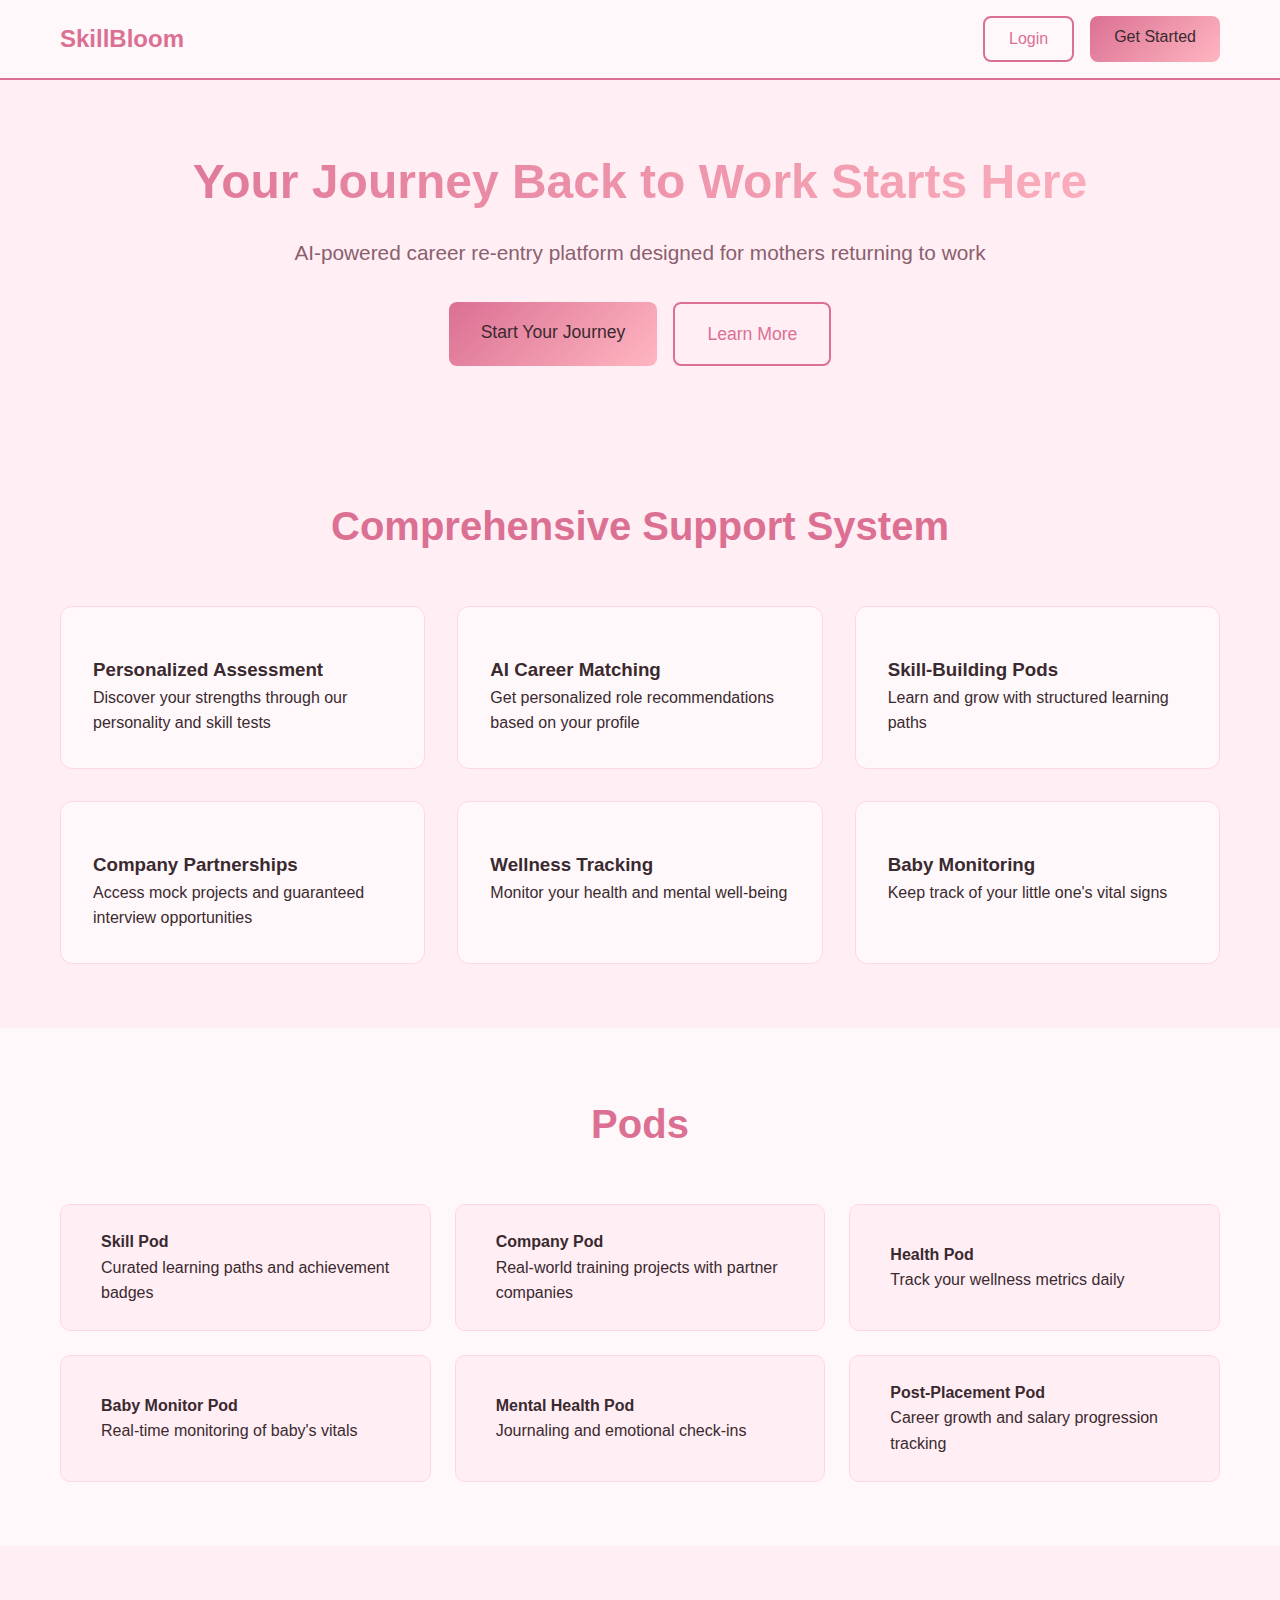
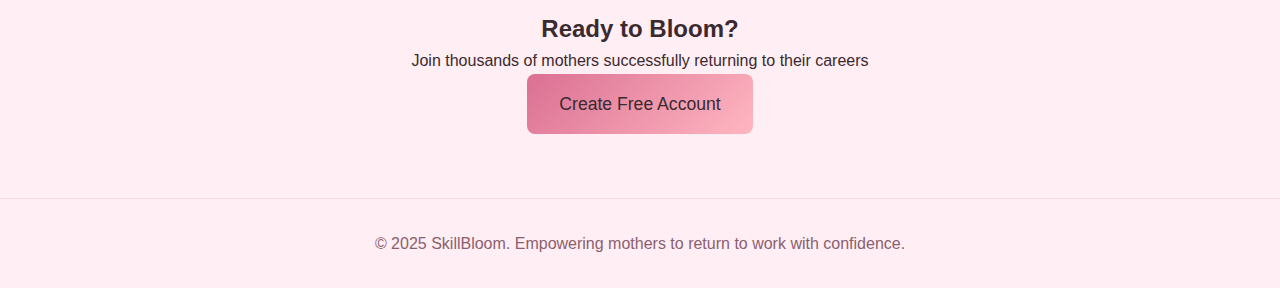
<file: templates/index.html>
<!DOCTYPE html>
<html lang="en">
<head>
    <meta charset="UTF-8">
    <meta name="viewport" content="width=device-width, initial-scale=1.0">
    <title>SkillBloom - AI-Powered Career Re-entry Platform</title>
    <link rel="stylesheet" href="/static/css/style.css">
</head>
<body class="landing-page">
    <nav class="navbar">
        <div class="container">
            <div class="nav-brand">
                <h2>SkillBloom</h2>
            </div>
            <div class="nav-links">
                <a href="/login" class="btn btn-outline">Login</a>
                <a href="/signup" class="btn btn-primary">Get Started</a>
            </div>
        </div>
    </nav>

    <header class="hero">
        <div class="container">
            <div class="hero-content">
                <h1>Your Journey Back to Work Starts Here</h1>
                <p class="hero-subtitle">AI-powered career re-entry platform designed for mothers returning to work</p>
                <div class="hero-cta">
                    <a href="/signup" class="btn btn-large btn-primary">Start Your Journey</a>
                    <a href="#features" class="btn btn-large btn-outline">Learn More</a>
                </div>
            </div>
        </div>
    </header>

    <section id="features" class="features">
        <div class="container">
            <h2 class="section-title">Comprehensive Support System</h2>
            <div class="feature-grid">
                <div class="feature-card">
                    <div class="feature-icon"></div>
                    <h3>Personalized Assessment</h3>
                    <p>Discover your strengths through our personality and skill tests</p>
                </div>
                <div class="feature-card">
                    <div class="feature-icon"></div>
                    <h3>AI Career Matching</h3>
                    <p>Get personalized role recommendations based on your profile</p>
                </div>
                <div class="feature-card">
                    <div class="feature-icon"></div>
                    <h3>Skill-Building Pods</h3>
                    <p>Learn and grow with structured learning paths</p>
                </div>
                <div class="feature-card">
                    <div class="feature-icon"></div>
                    <h3>Company Partnerships</h3>
                    <p>Access mock projects and guaranteed interview opportunities</p>
                </div>
                <div class="feature-card">
                    <div class="feature-icon"></div>
                    <h3>Wellness Tracking</h3>
                    <p>Monitor your health and mental well-being</p>
                </div>
                <div class="feature-card">
                    <div class="feature-icon"></div>
                    <h3>Baby Monitoring</h3>
                    <p>Keep track of your little one's vital signs</p>
                </div>
            </div>
        </div>
    </section>

    <section class="pods-overview">
        <div class="container">
            <h2 class="section-title">Pods</h2>
            <div class="pods-list">
                <div class="pod-item">
                    <span class="pod-icon"></span>
                    <div>
                        <h4>Skill Pod</h4>
                        <p>Curated learning paths and achievement badges</p>
                    </div>
                </div>
                <div class="pod-item">
                    <span class="pod-icon"></span>
                    <div>
                        <h4>Company Pod</h4>
                        <p>Real-world training projects with partner companies</p>
                    </div>
                </div>
                <div class="pod-item">
                    <span class="pod-icon"></span>
                    <div>
                        <h4>Health Pod</h4>
                        <p>Track your wellness metrics daily</p>
                    </div>
                </div>
                <div class="pod-item">
                    <span class="pod-icon"></span>
                    <div>
                        <h4>Baby Monitor Pod</h4>
                        <p>Real-time monitoring of baby's vitals</p>
                    </div>
                </div>
                <div class="pod-item">
                    <span class="pod-icon"></span>
                    <div>
                        <h4>Mental Health Pod</h4>
                        <p>Journaling and emotional check-ins</p>
                    </div>
                </div>
                <div class="pod-item">
                    <span class="pod-icon"></span>
                    <div>
                        <h4>Post-Placement Pod</h4>
                        <p>Career growth and salary progression tracking</p>
                    </div>
                </div>
            </div>
        </div>
    </section>

    <section class="cta-section">
        <div class="container">
            <h2>Ready to Bloom?</h2>
            <p>Join thousands of mothers successfully returning to their careers</p>
            <a href="/signup" class="btn btn-large btn-primary">Create Free Account</a>
        </div>
    </section>

    <footer class="footer">
        <div class="container">
            <p>&copy; 2025 SkillBloom. Empowering mothers to return to work with confidence.</p>
        </div>
    </footer>
</body>
</html>
</file>
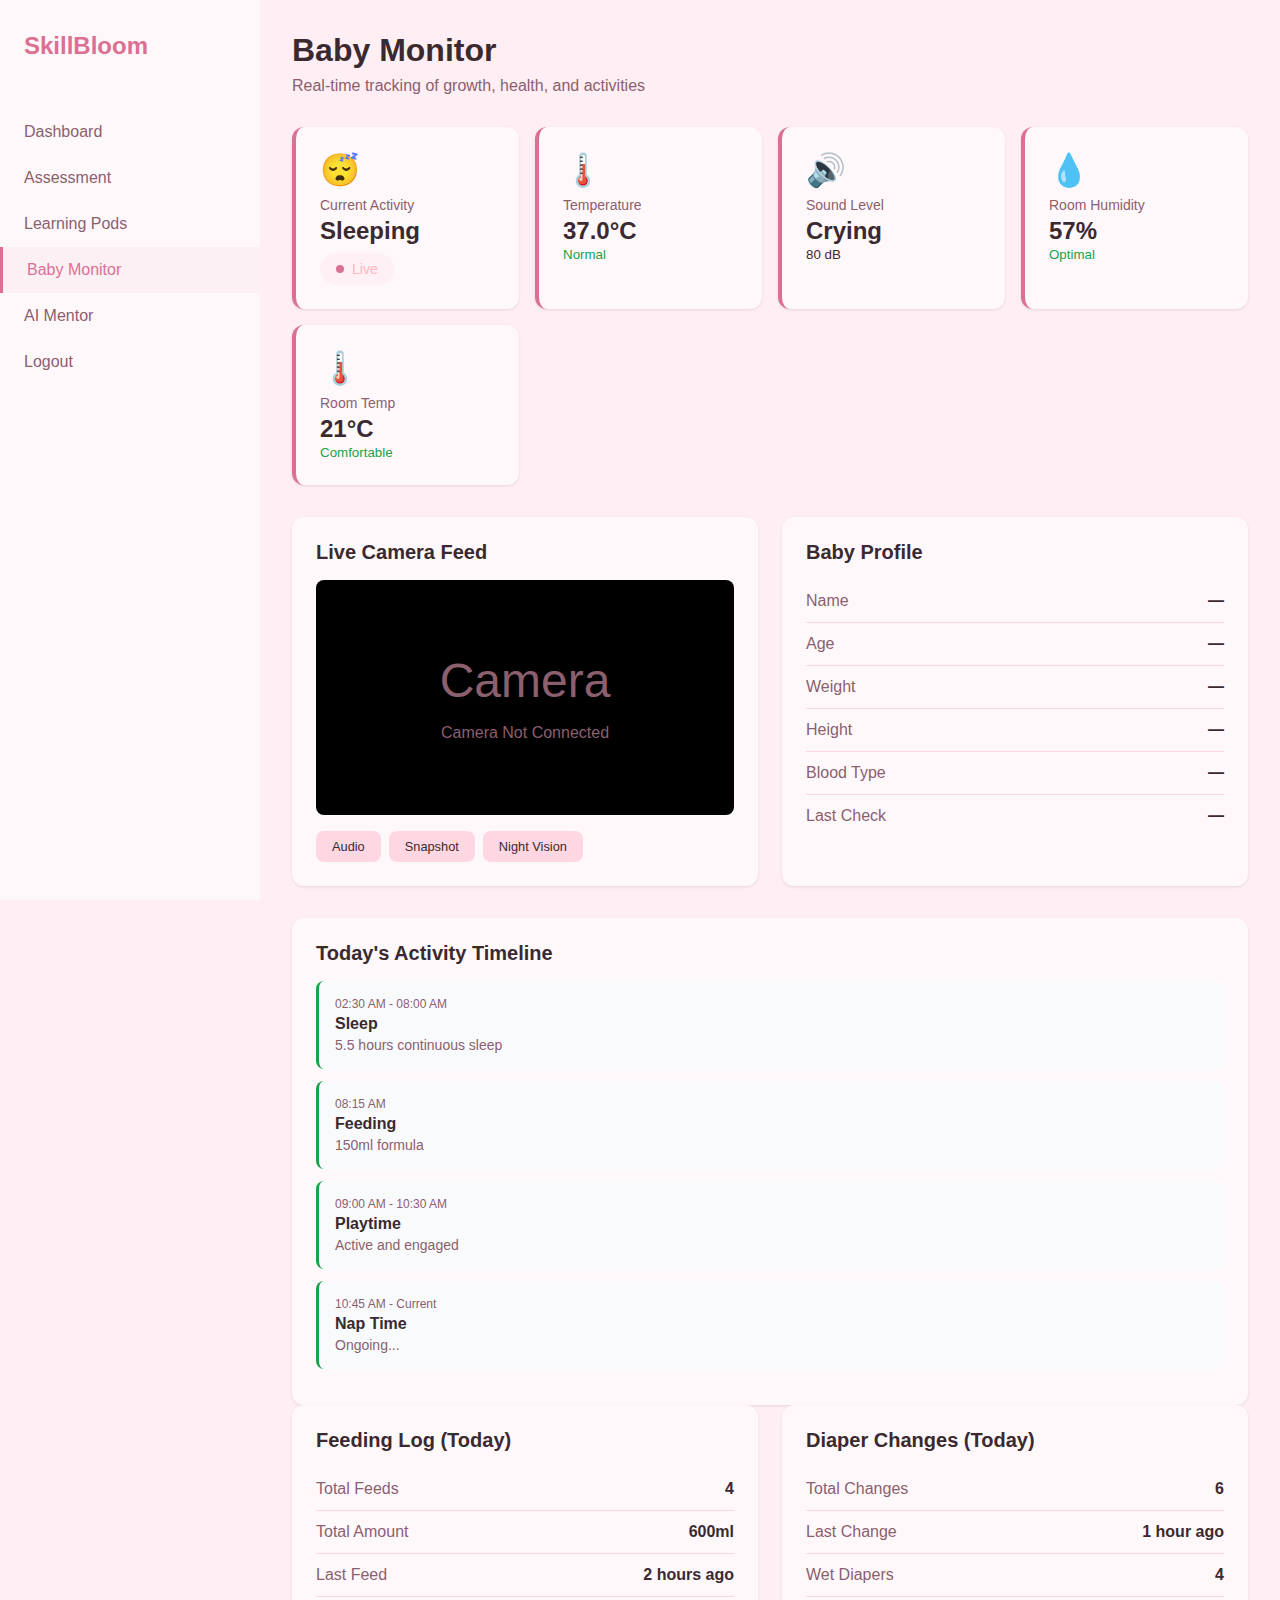
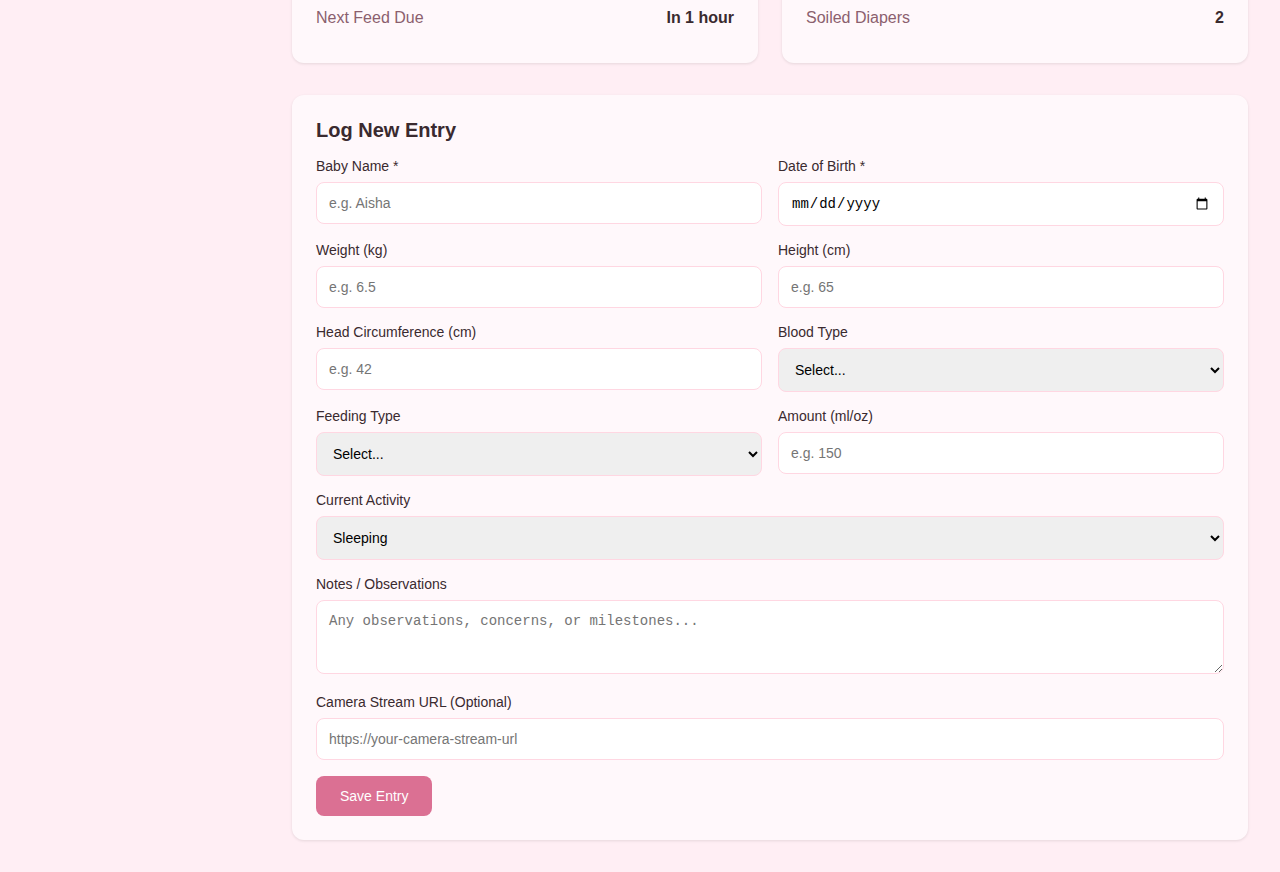
<file: templates/baby-monitor.html>
<!DOCTYPE html>
<html lang="en">
<head>
    <meta charset="UTF-8">
    <meta name="viewport" content="width=device-width, initial-scale=1.0">
    <title>Baby Monitor - SkillBloom</title>
    <style>
        * {
            margin: 0;
            padding: 0;
            box-sizing: border-box;
        }

        :root {
            /* Align local template colors to the site's pink theme */
            --primary: #DB7093;       /* main pink accent */
            --primary-dark: #FFB6C1;  /* lighter pink */
            --success: #16A34A;
            --warning: #F97316;
            --danger: #DC2626;
            --info: #3b82f6;
            --bg-main: #ffeef4;       /* very light pink background */
            --bg-card: #fff8fb;       /* pale card background */
            --text-primary: #3a2a2f;  /* dark muted for readability */
            --text-secondary: #8b5f6e;/* muted secondary text */
            --border: #ffd7e2;       /* soft pink border */
            --sidebar-bg: #fff8fb;
            --sidebar-active: #DB7093;
        }

        body {
            font-family: 'Segoe UI', Tahoma, Geneva, Verdana, sans-serif;
            background: var(--bg-main);
            color: var(--text-primary);
        }

        .app-container {
            display: flex;
            min-height: 100vh;
        }

        .sidebar {
            width: 260px;
            background: var(--sidebar-bg);
            color: white;
            padding: 2rem 0;
            position: fixed;
            height: 100vh;
            overflow-y: auto;
        }

        .sidebar-header {
            padding: 0 1.5rem 2rem;
            border-bottom: 1px solid rgba(255,255,255,0.1);
        }

        .sidebar-header h2 {
            font-size: 1.5rem;
            color: var(--primary);
        }

        .nav-menu {
            list-style: none;
            padding: 1rem 0;
        }

        .nav-menu li a {
            display: block;
            padding: 0.875rem 1.5rem;
            color: var(--text-secondary);
            text-decoration: none;
            transition: all 0.15s ease-in-out;
        }

        .nav-menu li a:hover,
        .nav-menu li a.active {
            background: rgba(219,112,147,0.06); /* subtle pink hover */
            color: var(--primary);
            border-left: 3px solid var(--sidebar-active);
        }

        .main-content {
            flex: 1;
            margin-left: 260px;
            padding: 2rem;
        }

        .page-header {
            margin-bottom: 2rem;
        }

        .page-header h1 {
            font-size: 2rem;
            margin-bottom: 0.5rem;
        }

        .page-header p {
            color: var(--text-secondary);
        }

        .status-grid {
            display: grid;
            grid-template-columns: repeat(auto-fit, minmax(200px, 1fr));
            gap: 1rem;
            margin-bottom: 2rem;
        }

        .status-card {
            background: var(--bg-card);
            padding: 1.5rem;
            border-radius: 12px;
            box-shadow: 0 1px 3px rgba(0,0,0,0.1);
            border-left: 4px solid var(--primary);
            transition: transform 0.2s, box-shadow 0.2s;
        }

        .status-card:hover {
            transform: translateY(-2px);
            box-shadow: 0 4px 12px rgba(0,0,0,0.15);
        }

        .status-card.sleeping {
            border-left-color: var(--info);
        }

        .status-card.eating {
            border-left-color: var(--warning);
        }

        .status-card.crying {
            border-left-color: var(--danger);
        }

        .status-card.playing {
            border-left-color: var(--success);
        }

        .status-icon {
            font-size: 2rem;
            margin-bottom: 0.5rem;
            display: block;
        }

        .status-label {
            font-size: 0.875rem;
            color: var(--text-secondary);
            margin-bottom: 0.25rem;
        }

        .status-value {
            font-size: 1.5rem;
            font-weight: 600;
        }

        .live-status {
            display: inline-flex;
            align-items: center;
            gap: 0.5rem;
            padding: 0.5rem 1rem;
            background: #fff0f6; /* very light pink */
            border-radius: 20px;
            font-size: 0.875rem;
            font-weight: 500;
            color: var(--primary-dark);
            margin-top: 0.5rem;
        }

        .status-dot {
            width: 8px;
            height: 8px;
            background: var(--primary);
            border-radius: 50%;
            animation: pulse 2s infinite;
        }

        @keyframes pulse {
            0%, 100% { opacity: 1; }
            50% { opacity: 0.5; }
        }

        .dashboard-grid {
            display: grid;
            grid-template-columns: repeat(auto-fit, minmax(400px, 1fr));
            gap: 1.5rem;
            margin-bottom: 2rem;
        }

        .card {
            background: var(--bg-card);
            padding: 1.5rem;
            border-radius: 12px;
            box-shadow: 0 1px 3px rgba(0,0,0,0.1);
        }

        .card h3 {
            margin-bottom: 1rem;
            font-size: 1.25rem;
        }

        .video-container {
            position: relative;
            background: #000;
            border-radius: 8px;
            overflow: hidden;
            aspect-ratio: 16/9;
        }

        .video-placeholder {
            display: flex;
            align-items: center;
            justify-content: center;
            height: 100%;
            color: var(--text-secondary);
            flex-direction: column;
            gap: 1rem;
        }

        .video-controls {
            display: flex;
            gap: 0.5rem;
            margin-top: 1rem;
        }

        .btn {
            padding: 0.75rem 1.5rem;
            border: none;
            border-radius: 8px;
            font-size: 0.875rem;
            font-weight: 500;
            cursor: pointer;
            transition: all 0.2s;
        }

        .btn-primary {
            background: var(--primary);
            color: white;
        }

        .btn-primary:hover {
            background: var(--primary-dark);
        }

        .btn-secondary {
            background: var(--border);
            color: var(--text-primary);
        }

        .btn-secondary:hover {
            background: #cbd5e1;
        }

        .btn-small {
            padding: 0.5rem 1rem;
            font-size: 0.8rem;
        }

        .metric-row {
            display: flex;
            justify-content: space-between;
            padding: 0.75rem 0;
            border-bottom: 1px solid var(--border);
        }

        .metric-row:last-child {
            border-bottom: none;
        }

        .metric-label {
            color: var(--text-secondary);
        }

        .metric-value {
            font-weight: 600;
        }

        .form-group {
            margin-bottom: 1rem;
        }

        .form-group label {
            display: block;
            margin-bottom: 0.5rem;
            font-weight: 500;
            font-size: 0.875rem;
        }

        .form-group input,
        .form-group select,
        .form-group textarea {
            width: 100%;
            padding: 0.75rem;
            border: 1px solid var(--border);
            border-radius: 8px;
            font-size: 0.875rem;
        }

        .form-group input:focus,
        .form-group select:focus,
        .form-group textarea:focus {
            outline: none;
            border-color: var(--primary);
        }

        .form-row {
            display: grid;
            grid-template-columns: 1fr 1fr;
            gap: 1rem;
        }

        .milestones-list {
            list-style: none;
        }

        .milestone-item {
            padding: 1rem;
            background: #f8fafc;
            border-radius: 8px;
            margin-bottom: 0.75rem;
            border-left: 3px solid var(--success);
        }

        .milestone-date {
            font-size: 0.75rem;
            color: var(--text-secondary);
            margin-bottom: 0.25rem;
        }

        .milestone-title {
            font-weight: 600;
            margin-bottom: 0.25rem;
        }

        .milestone-desc {
            font-size: 0.875rem;
            color: var(--text-secondary);
        }

        .alert {
            padding: 1rem;
            border-radius: 8px;
            margin-bottom: 1rem;
            display: flex;
            align-items: center;
            gap: 0.75rem;
        }

        .alert-warning {
            background: #fef3c7;
            color: #92400e;
            border-left: 4px solid var(--warning);
        }

        .alert-info {
            background: #dbeafe;
            color: #1e40af;
            border-left: 4px solid var(--info);
        }

        .chart-container {
            margin-top: 1rem;
            height: 200px;
            background: #f8fafc;
            border-radius: 8px;
            display: flex;
            align-items: center;
            justify-content: center;
            color: var(--text-secondary);
        }

        @media (max-width: 768px) {
            .sidebar {
                width: 100%;
                position: relative;
                height: auto;
            }

            .main-content {
                margin-left: 0;
            }

            .dashboard-grid,
            .status-grid {
                grid-template-columns: 1fr;
            }

            .form-row {
                grid-template-columns: 1fr;
            }
        }
    </style>
</head>
<body>
    <div class="app-container">
        <nav class="sidebar">
            <div class="sidebar-header">
                <h2>SkillBloom</h2>
            </div>
            <ul class="nav-menu">
                <li><a href="/dashboard">Dashboard</a></li>
                <li><a href="/assessment">Assessment</a></li>
                <li><a href="/pods">Learning Pods</a></li>
                <li><a href="/baby-monitor" class="active">Baby Monitor</a></li>
                <li><a href="/ai-mentor">AI Mentor</a></li>
                <li><a href="/logout">Logout</a></li>
            </ul>
        </nav>

        <main class="main-content">
            <header class="page-header">
                <h1>Baby Monitor</h1>
                <p>Real-time tracking of growth, health, and activities</p>
            </header>

            <!-- Real-time Status Cards -->
            <div class="status-grid">
                <div class="status-card" id="activityCard">
                    <span class="status-icon" id="activityIcon">😴</span>
                    <div class="status-label">Current Activity</div>
                    <div class="status-value" id="currentActivity">Sleeping</div>
                    <div class="live-status">
                        <span class="status-dot"></span>
                        <span>Live</span>
                    </div>
                </div>

                <div class="status-card">
                    <span class="status-icon">🌡️</span>
                    <div class="status-label">Temperature</div>
                    <div class="status-value" id="temperature">36.5°C</div>
                    <small style="color: var(--success);">Normal</small>
                </div>

                <!-- Heart Rate card removed per design request -->

                <div class="status-card">
                    <span class="status-icon">🔊</span>
                    <div class="status-label">Sound Level</div>
                    <div class="status-value" id="soundLevel">Quiet</div>
                    <small id="soundDb">25 dB</small>
                </div>

                <div class="status-card">
                    <span class="status-icon">💧</span>
                    <div class="status-label">Room Humidity</div>
                    <div class="status-value" id="humidity">55%</div>
                    <small style="color: var(--success);">Optimal</small>
                </div>

                <div class="status-card">
                    <span class="status-icon">🌡️</span>
                    <div class="status-label">Room Temp</div>
                    <div class="status-value" id="roomTemp">22°C</div>
                    <small style="color: var(--success);">Comfortable</small>
                </div>
            </div>

            <!-- Alerts -->
            <div id="alertsContainer"></div>

            <!-- Main Dashboard Grid -->
            <div class="dashboard-grid">
                <!-- Live Camera Feed -->
                <div class="card">
                    <h3>Live Camera Feed</h3>
                    <div class="video-container">
                        <div class="video-placeholder" id="videoPlaceholder">
                            <span style="font-size: 3rem;">Camera</span>
                            <span>Camera Not Connected</span>
                        </div>
                        <video id="videoFeed" style="width: 100%; height: 100%; display: none;"></video>
                    </div>
                    <div class="video-controls">
                        <button class="btn btn-small btn-secondary" onclick="toggleAudio()">Audio</button>
                        <button class="btn btn-small btn-secondary" onclick="captureSnapshot()">Snapshot</button>
                        <button class="btn btn-small btn-secondary" onclick="toggleNightVision()">Night Vision</button>
                    </div>
                </div>

                <!-- Baby Profile -->
                <div class="card">
                    <h3>Baby Profile</h3>
                    <div class="metric-row">
                        <span class="metric-label">Name</span>
                        <span class="metric-value" id="babyName">—</span>
                    </div>
                    <div class="metric-row">
                        <span class="metric-label">Age</span>
                        <span class="metric-value" id="babyAge">—</span>
                    </div>
                    <div class="metric-row">
                        <span class="metric-label">Weight</span>
                        <span class="metric-value" id="lastWeight">—</span>
                    </div>
                    <div class="metric-row">
                        <span class="metric-label">Height</span>
                        <span class="metric-value" id="lastHeight">—</span>
                    </div>
                    <div class="metric-row">
                        <span class="metric-label">Blood Type</span>
                        <span class="metric-value" id="bloodType">—</span>
                    </div>
                    <div class="metric-row">
                        <span class="metric-label">Last Check</span>
                        <span class="metric-value" id="lastCheck">—</span>
                    </div>
                </div>
            </div>

            <!-- Activity Timeline -->
            <div class="card">
                <h3>Today's Activity Timeline</h3>
                <div id="activityTimeline">
                    <div class="milestone-item">
                        <div class="milestone-date" id="sleepTime">02:30 AM - 08:00 AM</div>
                        <div class="milestone-title">Sleep</div>
                        <div class="milestone-desc">5.5 hours continuous sleep</div>
                    </div>
                    <div class="milestone-item">
                        <div class="milestone-date">08:15 AM</div>
                        <div class="milestone-title">Feeding</div>
                        <div class="milestone-desc">150ml formula</div>
                    </div>
                    <div class="milestone-item">
                        <div class="milestone-date">09:00 AM - 10:30 AM</div>
                        <div class="milestone-title">Playtime</div>
                        <div class="milestone-desc">Active and engaged</div>
                    </div>
                    <div class="milestone-item">
                        <div class="milestone-date">10:45 AM - Current</div>
                        <div class="milestone-title">Nap Time</div>
                        <div class="milestone-desc">Ongoing...</div>
                    </div>
                </div>
            </div>

            <!-- Feeding & Diaper Log -->
            <div class="dashboard-grid">
                <div class="card">
                    <h3>Feeding Log (Today)</h3>
                    <div class="metric-row">
                        <span class="metric-label">Total Feeds</span>
                        <span class="metric-value" id="totalFeeds">4</span>
                    </div>
                    <div class="metric-row">
                        <span class="metric-label">Total Amount</span>
                        <span class="metric-value" id="totalAmount">600ml</span>
                    </div>
                    <div class="metric-row">
                        <span class="metric-label">Last Feed</span>
                        <span class="metric-value" id="lastFeed">2 hours ago</span>
                    </div>
                    <div class="metric-row">
                        <span class="metric-label">Next Feed Due</span>
                        <span class="metric-value" id="nextFeed">In 1 hour</span>
                    </div>
                </div>

                <div class="card">
                    <h3>Diaper Changes (Today)</h3>
                    <div class="metric-row">
                        <span class="metric-label">Total Changes</span>
                        <span class="metric-value" id="totalDiapers">6</span>
                    </div>
                    <div class="metric-row">
                        <span class="metric-label">Last Change</span>
                        <span class="metric-value" id="lastDiaper">1 hour ago</span>
                    </div>
                    <div class="metric-row">
                        <span class="metric-label">Wet Diapers</span>
                        <span class="metric-value" id="wetDiapers">4</span>
                    </div>
                    <div class="metric-row">
                        <span class="metric-label">Soiled Diapers</span>
                        <span class="metric-value" id="soiledDiapers">2</span>
                    </div>
                </div>
            </div>

            <!-- Growth Tracking & Developmental Milestones removed per user request -->

            <!-- Log New Data -->
            <div class="card">
                <h3>Log New Entry</h3>
                <form id="monitorForm">
                    <div class="form-row">
                        <div class="form-group">
                            <label for="babyNameInput">Baby Name *</label>
                            <input id="babyNameInput" type="text" placeholder="e.g. Aisha" required />
                        </div>
                        <div class="form-group">
                            <label for="birthDate">Date of Birth *</label>
                            <input id="birthDate" type="date" required />
                        </div>
                    </div>

                    <div class="form-row">
                        <div class="form-group">
                            <label for="weight">Weight (kg)</label>
                            <input id="weight" type="number" step="0.1" placeholder="e.g. 6.5" />
                        </div>
                        <div class="form-group">
                            <label for="height">Height (cm)</label>
                            <input id="height" type="number" step="0.1" placeholder="e.g. 65" />
                        </div>
                    </div>

                    <div class="form-row">
                        <div class="form-group">
                            <label for="headCirc">Head Circumference (cm)</label>
                            <input id="headCirc" type="number" step="0.1" placeholder="e.g. 42" />
                        </div>
                        <div class="form-group">
                            <label for="bloodTypeInput">Blood Type</label>
                            <select id="bloodTypeInput">
                                <option value="">Select...</option>
                                <option value="A+">A+</option>
                                <option value="A-">A-</option>
                                <option value="B+">B+</option>
                                <option value="B-">B-</option>
                                <option value="O+">O+</option>
                                <option value="O-">O-</option>
                                <option value="AB+">AB+</option>
                                <option value="AB-">AB-</option>
                            </select>
                        </div>
                    </div>

                    <div class="form-row">
                        <div class="form-group">
                            <label for="feedingType">Feeding Type</label>
                            <select id="feedingType">
                                <option value="">Select...</option>
                                <option value="breastfeeding">Breastfeeding</option>
                                <option value="formula">Formula</option>
                                <option value="mixed">Mixed</option>
                                <option value="solid">Solid Foods</option>
                            </select>
                        </div>
                        <div class="form-group">
                            <label for="feedingAmount">Amount (ml/oz)</label>
                            <input id="feedingAmount" type="number" placeholder="e.g. 150" />
                        </div>
                    </div>

                    <div class="form-group">
                        <label for="activityType">Current Activity</label>
                        <select id="activityType">
                            <option value="sleeping">Sleeping</option>
                            <option value="eating">Eating</option>
                            <option value="playing">Playing</option>
                            <option value="crying">Crying</option>
                            <option value="awake">Awake & Calm</option>
                        </select>
                    </div>

                    <div class="form-group">
                        <label for="notes">Notes / Observations</label>
                        <textarea id="notes" rows="3" placeholder="Any observations, concerns, or milestones..."></textarea>
                    </div>

                    <div class="form-group">
                        <label for="cameraUrl">Camera Stream URL (Optional)</label>
                        <input id="cameraUrl" type="url" placeholder="https://your-camera-stream-url" />
                    </div>

                    <button type="submit" class="btn btn-primary">Save Entry</button>
                </form>
            </div>
        </main>
    </div>

    <script>
        // Simulated real-time data updates
        const activities = [
            { icon: '😴', name: 'Sleeping', class: 'sleeping' },
            { icon: '🍼', name: 'Eating', class: 'eating' },
            { icon: '🎮', name: 'Playing', class: 'playing' },
            { icon: '😭', name: 'Crying', class: 'crying' },
            { icon: '👀', name: 'Awake', class: '' }
        ];

        let currentActivityIndex = 0;

        // Simulate activity changes
        function updateActivity() {
            currentActivityIndex = (currentActivityIndex + 1) % activities.length;
            const activity = activities[currentActivityIndex];
            
            const card = document.getElementById('activityCard');
            card.className = `status-card ${activity.class}`;
            document.getElementById('activityIcon').textContent = activity.icon;
            document.getElementById('currentActivity').textContent = activity.name;
        }

        // Simulate vital signs updates
        function updateVitals() {
            const temp = (36.0 + Math.random() * 1.0).toFixed(1);
            document.getElementById('temperature').textContent = temp + '°C';
            
            // Heart rate removed from UI — no update performed
            
            const sounds = ['Quiet', 'Moderate', 'Loud', 'Crying'];
            const soundIndex = Math.floor(Math.random() * sounds.length);
            document.getElementById('soundLevel').textContent = sounds[soundIndex];
            document.getElementById('soundDb').textContent = (20 + soundIndex * 20) + ' dB';
            
            const humidity = Math.floor(45 + Math.random() * 15);
            document.getElementById('humidity').textContent = humidity + '%';
            
            const roomTemp = Math.floor(20 + Math.random() * 4);
            document.getElementById('roomTemp').textContent = roomTemp + '°C';
        }

        // Form submission
        document.getElementById('monitorForm').addEventListener('submit', function(e) {
            e.preventDefault();
            
            const name = document.getElementById('babyNameInput').value;
            const weight = document.getElementById('weight').value;
            const height = document.getElementById('height').value;
            const bloodType = document.getElementById('bloodTypeInput').value;
            const birthDate = document.getElementById('birthDate').value;
            
            // Update profile
            if (name) document.getElementById('babyName').textContent = name;
            if (weight) document.getElementById('lastWeight').textContent = weight + ' kg';
            if (height) document.getElementById('lastHeight').textContent = height + ' cm';
            if (bloodType) document.getElementById('bloodType').textContent = bloodType;
            
            // Calculate age
            if (birthDate) {
                const birth = new Date(birthDate);
                const now = new Date();
                const months = Math.floor((now - birth) / (1000 * 60 * 60 * 24 * 30));
                document.getElementById('babyAge').textContent = months + ' months';
            }
            
            document.getElementById('lastCheck').textContent = 'Just now';
            
            // Show success alert
            const alertsContainer = document.getElementById('alertsContainer');
            alertsContainer.innerHTML = '<div class="alert alert-info">Entry saved successfully!</div>';
            
            setTimeout(() => {
                alertsContainer.innerHTML = '';
            }, 3000);
            
            // Reset form
            this.reset();
        });

        // Camera controls
        function toggleAudio() {
            alert('Audio toggled');
        }

        function captureSnapshot() {
            alert('Snapshot captured!');
        }

        function toggleNightVision() {
            alert('Night vision toggled');
        }

        // Initialize
        setInterval(updateActivity, 30000); // Change activity every 30 seconds
        setInterval(updateVitals, 5000); // Update vitals every 5 seconds
        updateVitals();
    </script>
</body>
</html>
</file>
<file: static/css/style.css>
:root {
    /* Pink theme variables (matches pods visual) */
    --primary-teal: #DB7093; /* primary pink accent used across site */
    --secondary-lavender: #FFB6C1; /* lighter pink accent */
    --dark-bg: #ffeef4; /* very light pink background */
    --card-bg: #fff8fb; /* pale card background */
    --text-primary: #3a2a2f; /* dark muted for readability */
    --text-secondary: #8b5f6e; /* muted pinky-brown for secondary text */
    --border-color: #ffd7e2; /* soft pale pink border */
    --success: #16A34A;
    --error: #DC2626;
    --warning: #F97316;
}

* {
    margin: 0;
    padding: 0;
    box-sizing: border-box;
}

body {
    font-family: -apple-system, BlinkMacSystemFont, 'Segoe UI', Roboto, Oxygen, Ubuntu, Cantarell, sans-serif;
    background: var(--dark-bg);
    color: var(--text-primary);
    line-height: 1.6;
}

.container {
    max-width: 1200px;
    margin: 0 auto;
    padding: 0 20px;
}

.navbar {
    background: var(--card-bg);
    padding: 1rem 0;
    border-bottom: 2px solid var(--primary-teal);
}

.navbar .container {
    display: flex;
    justify-content: space-between;
    align-items: center;
}

.nav-brand h2 {
    color: var(--primary-teal);
}

.nav-links {
    display: flex;
    gap: 1rem;
}

.btn {
    padding: 0.5rem 1.5rem;
    border-radius: 8px;
    text-decoration: none;
    font-weight: 500;
    cursor: pointer;
    border: none;
    transition: all 0.3s ease;
    display: inline-block;
}

.btn-primary {
    background: linear-gradient(135deg, var(--primary-teal), var(--secondary-lavender));
    color: var(--text-primary);
}

.btn-primary:hover {
    transform: translateY(-2px);
    box-shadow: 0 8px 20px rgba(212, 175, 55, 0.22);
}

.btn-secondary {
    background: var(--card-bg);
    color: var(--text-primary);
    border: 1px solid var(--border-color);
}

.btn-outline {
    background: transparent;
    color: var(--primary-teal);
    border: 2px solid var(--primary-teal);
}

.btn-large {
    padding: 1rem 2rem;
    font-size: 1.1rem;
}

.btn-full {
    width: 100%;
}

.hero {
    padding: 4rem 0;
    text-align: center;
}

.hero-content h1 {
    font-size: 3rem;
    margin-bottom: 1rem;
    background: linear-gradient(135deg, var(--primary-teal), var(--secondary-lavender));
    -webkit-background-clip: text;
    -webkit-text-fill-color: transparent;
    background-clip: text;
}

.hero-subtitle {
    font-size: 1.3rem;
    color: var(--text-secondary);
    margin-bottom: 2rem;
}

.hero-cta {
    display: flex;
    gap: 1rem;
    justify-content: center;
}

.section-title {
    text-align: center;
    font-size: 2.5rem;
    margin-bottom: 3rem;
    color: var(--primary-teal);
}

.features {
    padding: 4rem 0;
}

.feature-grid {
    display: grid;
    grid-template-columns: repeat(auto-fit, minmax(300px, 1fr));
    gap: 2rem;
}

.feature-card {
    background: var(--card-bg);
    padding: 2rem;
    border-radius: 12px;
    border: 1px solid var(--border-color);
    transition: transform 0.3s ease;
}

.feature-card:hover {
    transform: translateY(-5px);
    border-color: var(--primary-teal);
}

.feature-icon {
    font-size: 3rem;
    margin-bottom: 1rem;
}

.pods-overview {
    padding: 4rem 0;
    background: var(--card-bg);
}

.pods-list {
    display: grid;
    grid-template-columns: repeat(auto-fit, minmax(350px, 1fr));
    gap: 1.5rem;
}

.pod-item {
    display: flex;
    align-items: center;
    gap: 1rem;
    padding: 1.5rem;
    background: var(--dark-bg);
    border-radius: 10px;
    border: 1px solid var(--border-color);
}

.pod-icon {
    font-size: 2rem;
}

.cta-section {
    padding: 4rem 0;
    text-align: center;
}

.footer {
    padding: 2rem 0;
    text-align: center;
    border-top: 1px solid var(--border-color);
    color: var(--text-secondary);
}

.auth-container {
    min-height: 100vh;
    display: flex;
    align-items: center;
    justify-content: center;
    padding: 2rem;
}

.auth-card {
    background: var(--card-bg);
    padding: 3rem;
    border-radius: 16px;
    border: 1px solid var(--border-color);
    max-width: 450px;
    width: 100%;
}

.auth-header {
    text-align: center;
    margin-bottom: 2rem;
}

.auth-header h1 {
    color: var(--primary-teal);
    margin-bottom: 0.5rem;
}

.form-group {
    margin-bottom: 1.5rem;
}

.form-group label {
    display: block;
    margin-bottom: 0.5rem;
    color: var(--text-secondary);
}

.form-group input,
.form-group select {
    width: 100%;
    padding: 0.75rem;
    border-radius: 8px;
    border: 1px solid var(--border-color);
    background: var(--dark-bg);
    color: var(--text-primary);
    font-size: 1rem;
}

.form-group input:focus,
.form-group select:focus {
    outline: none;
    border-color: var(--primary-teal);
}

.error-message {
    background: var(--error);
    color: white;
    padding: 0.75rem;
    border-radius: 8px;
    margin-bottom: 1rem;
}

.auth-footer {
    text-align: center;
    margin-top: 1.5rem;
}

.auth-footer a {
    color: var(--primary-teal);
    text-decoration: none;
}

.app-container {
    display: flex;
    min-height: 100vh;
}

.sidebar {
    width: 250px;
    background: var(--card-bg);
    border-right: 1px solid var(--border-color);
    padding: 2rem 0;
}

.sidebar-header {
    padding: 0 1.5rem;
    margin-bottom: 2rem;
}

.sidebar-header h2 {
    color: var(--primary-teal);
}

.nav-menu {
    list-style: none;
}

.nav-menu li a {
    display: block;
    padding: 1rem 1.5rem;
    color: var(--text-secondary);
    text-decoration: none;
    transition: all 0.3s ease;
}

.nav-menu li a:hover,
.nav-menu li a.active {
    background: var(--dark-bg);
    color: var(--primary-teal);
    border-left: 3px solid var(--primary-teal);
}

.main-content {
    flex: 1;
    padding: 2rem;
    overflow-y: auto;
}

.page-header {
    margin-bottom: 2rem;
}

.page-header h1 {
    font-size: 2.5rem;
    margin-bottom: 0.5rem;
}

.dashboard-grid {
    display: grid;
    grid-template-columns: repeat(auto-fit, minmax(300px, 1fr));
    gap: 1.5rem;
    margin-bottom: 2rem;
}

.card {
    background: var(--card-bg);
    padding: 1.5rem;
    border-radius: 12px;
    border: 1px solid var(--border-color);
}

.card h3 {
    color: var(--primary-teal);
    margin-bottom: 1rem;
}

.pods-grid {
    display: grid;
    grid-template-columns: repeat(auto-fit, minmax(320px, 1fr));
    gap: 1.5rem;
}

.pod-card {
    background: var(--card-bg);
    padding: 2rem;
    border-radius: 12px;
    border: 1px solid var(--border-color);
    transition: all 0.3s ease;
}

.pod-card:hover {
    border-color: var(--primary-teal);
    transform: translateY(-3px);
}

.pod-header {
    text-align: center;
    margin-bottom: 1rem;
}

.pod-icon-large {
    font-size: 4rem;
    display: block;
    margin-bottom: 0.5rem;
}

.progress-bar {
    background: var(--dark-bg);
    height: 8px;
    border-radius: 4px;
    margin: 1rem 0;
    overflow: hidden;
}

.progress-fill {
    background: linear-gradient(90deg, var(--primary-teal), var(--secondary-lavender));
    height: 100%;
    transition: width 0.5s ease;
}

.modal {
    display: none;
    position: fixed;
    z-index: 1000;
    left: 0;
    top: 0;
    width: 100%;
    height: 100%;
    background: rgba(0, 0, 0, 0.8);
}

.modal-content {
    background: var(--card-bg);
    margin: 5% auto;
    padding: 2rem;
    border: 1px solid var(--border-color);
    border-radius: 12px;
    width: 90%;
    max-width: 600px;
}

.modal-large {
    max-width: 900px;
}

.modal-header {
    display: flex;
    justify-content: space-between;
    align-items: center;
    margin-bottom: 1.5rem;
}

.close {
    color: var(--text-secondary);
    font-size: 2rem;
    cursor: pointer;
}

.close:hover {
    color: var(--error);
}

.chatbot-container {
    height: 500px;
    display: flex;
    flex-direction: column;
}

.chat-messages {
    flex: 1;
    overflow-y: auto;
    padding: 1rem;
    background: var(--dark-bg);
    border-radius: 8px;
    margin-bottom: 1rem;
}

.chat-message {
    margin-bottom: 1rem;
    padding: 0.75rem;
    border-radius: 8px;
}

.chat-message.user {
    background: var(--primary-teal);
    margin-left: 20%;
    color: var(--text-primary);
}

.chat-message.ai {
    background: var(--card-bg);
    margin-right: 20%;
    border: 1px solid var(--border-color);
}

.chat-input-container {
    display: flex;
    gap: 0.5rem;
}

.chat-input-container input {
    flex: 1;
    padding: 0.75rem;
    border-radius: 8px;
    border: 1px solid var(--border-color);
    background: var(--dark-bg);
    color: var(--text-primary);
}

.assessment-steps {
    display: flex;
    justify-content: center;
    gap: 2rem;
    margin-bottom: 2rem;
}

.step {
    display: flex;
    align-items: center;
    gap: 0.5rem;
    opacity: 0.5;
}

.step.active {
    opacity: 1;
}

.step-number {
    width: 40px;
    height: 40px;
    border-radius: 50%;
    background: var(--card-bg);
    border: 2px solid var(--border-color);
    display: flex;
    align-items: center;
    justify-content: center;
    font-weight: bold;
}

.step.active .step-number {
    background: var(--primary-teal);
    border-color: var(--primary-teal);
}

.test-section {
    display: none;
}

.test-section.active {
    display: block;
}

.question-item {
    margin-bottom: 2rem;
    padding: 1rem;
    border-radius: 8px;
    background: var(--light-bg);
    border: 2px solid transparent;
    transition: border-color 0.3s ease;
}

.question-item.error {
    border-color: var(--error);
    animation: shake 0.5s ease-in-out;
}

@keyframes shake {
    0%, 100% { transform: translateX(0); }
    25% { transform: translateX(-5px); }
    75% { transform: translateX(5px); }
}

.rating-scale {
    display: flex;
    gap: 1rem;
    justify-content: center;
    margin-top: 1rem;
}

.rating-scale input[type="radio"] {
    display: none;
}

.rating-scale label {
    padding: 0.5rem 1rem;
    background: var(--card-bg);
    border: 1px solid var(--border-color);
    border-radius: 8px;
    cursor: pointer;
    transition: all 0.3s ease;
}

.rating-scale input[type="radio"]:checked + label {
    background: var(--primary-teal);
    color: white;
}

.mcq-options {
    display: flex;
    flex-direction: column;
    gap: 0.75rem;
    margin-top: 1rem;
}

.mcq-options label {
    padding: 1rem;
    background: var(--card-bg);
    border: 1px solid var(--border-color);
    border-radius: 8px;
    cursor: pointer;
    transition: all 0.3s ease;
}

.mcq-options input[type="radio"]:checked + label {
    background: var(--primary-teal);
    color: white;
}

.results-card {
    text-align: center;
}

.loading {
    text-align: center;
    color: var(--text-secondary);
}

.activity-item {
    padding: 0.75rem;
    display: flex;
    align-items: center;
    gap: 0.75rem;
}

@media (max-width: 768px) {
    .hero-content h1 {
        font-size: 2rem;
    }
    
    .sidebar {
        width: 200px;
    }
    
    .pods-grid, .feature-grid, .dashboard-grid {
        grid-template-columns: 1fr;
    }
}
</file>
